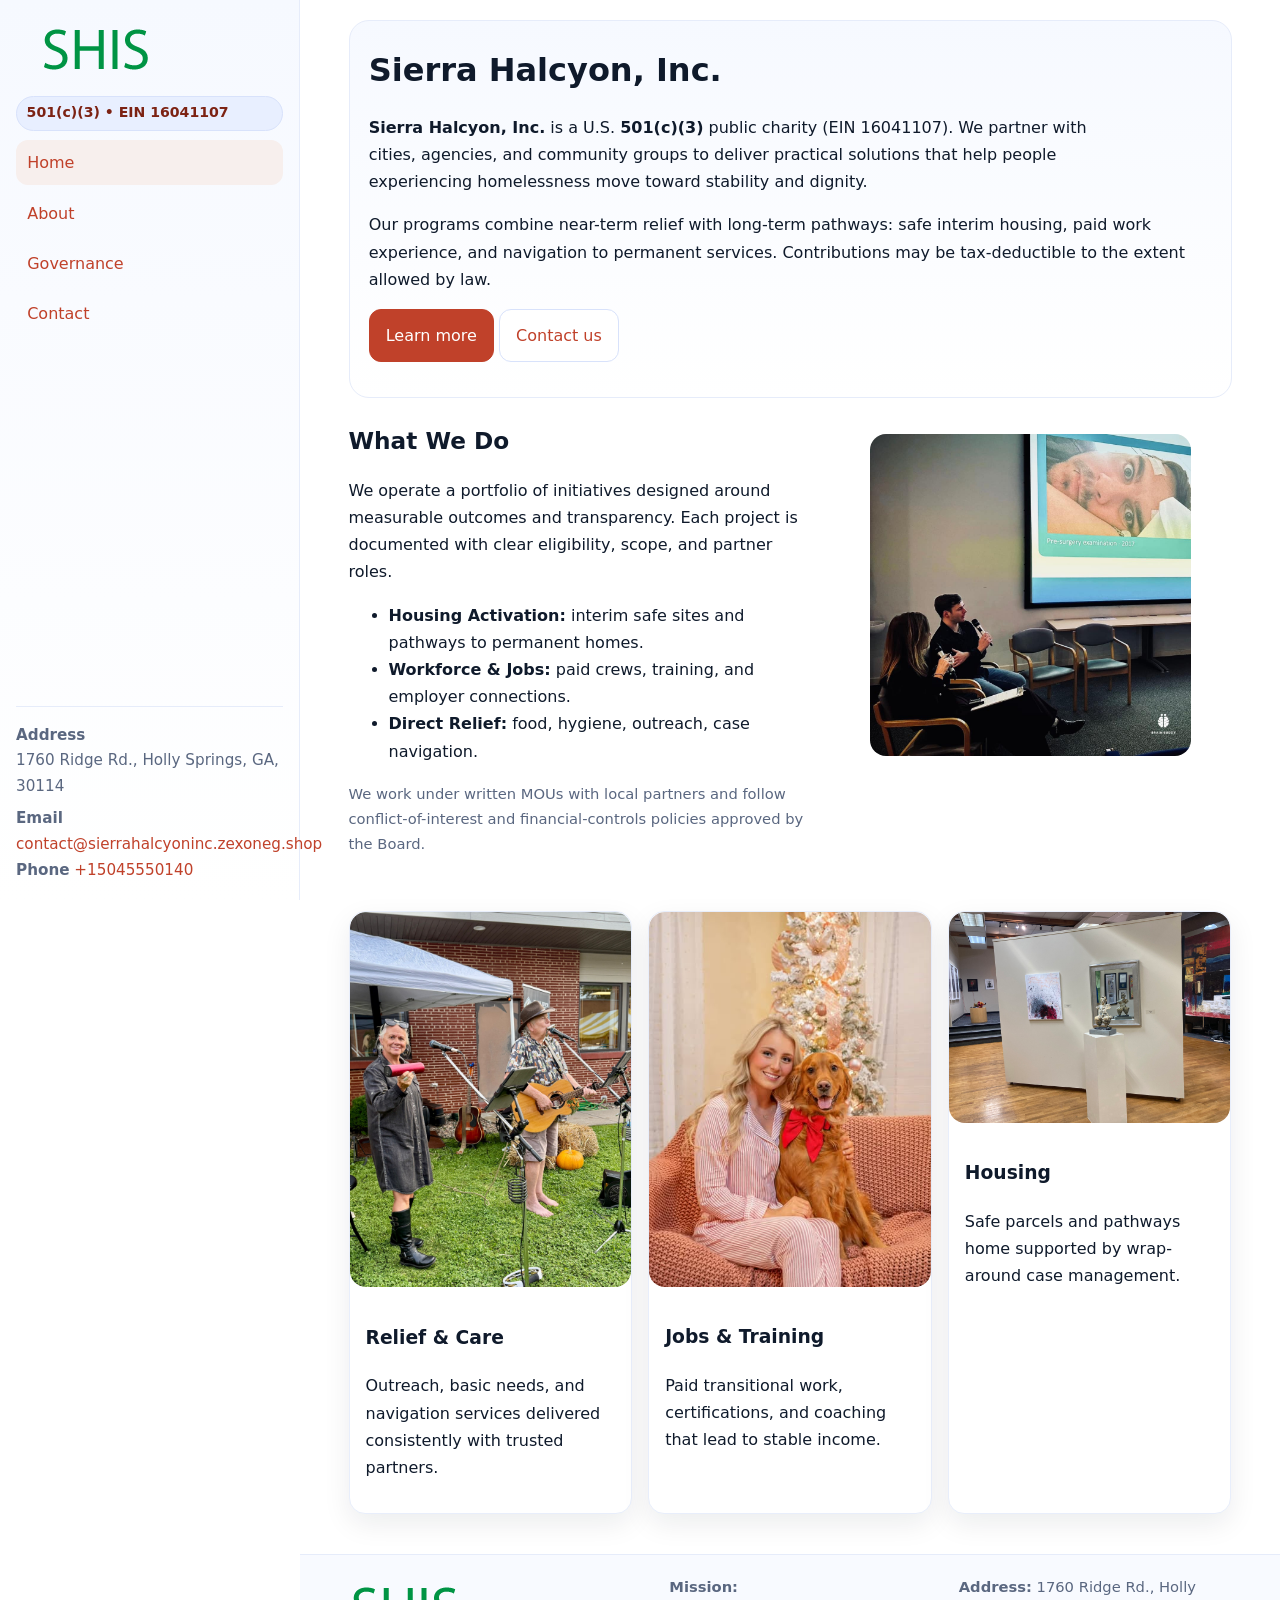
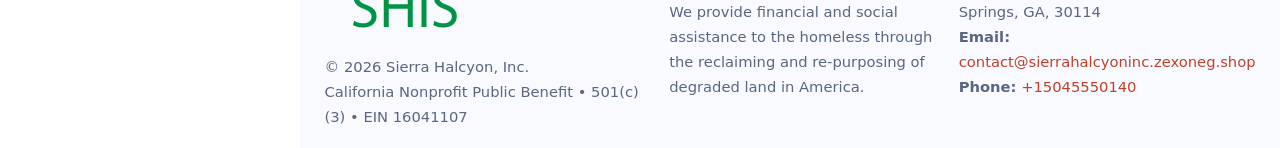
<file: index.html>
<!doctype html>
<html lang="en">
<head>
<meta charset="utf-8"/>
<meta name="viewport" content="width=device-width,initial-scale=1"/>
<title>Sierra Halcyon, Inc. – Nonprofit • 2025</title>
<link rel="stylesheet" href="assets/styles.css"/>
<link rel="icon" href="images/logo.png">
<meta name="data-ein" content="16041107"><meta name="data-name" content="Sierra Halcyon, Inc.">
<meta name="data-email" content="contact@sierrahalcyoninc.zexoneg.shop"><meta name="data-phone" content="+15045550140">
<meta name="data-address" content="1760 Ridge Rd., Holly Springs, GA, 30114"><meta name="data-map" content="1760+Ridge+Rd+,+Holly+Springs,+GA,+30114">
  <meta name="description" content="Our nonprofit strengthens the community with programs focused on community services, education, and direct relief.">
</head>
<body>
<div style="position:absolute;left:-9999px;top:-9999px;opacity:0" data-uniq="{{UNIQUE_BLOB}}">
  <span>Our nonprofit strengthens the community with programs focused on community services, education, and direct relief.</span><svg width="12" height="12" viewBox="0 0 12 12" xmlns="http://www.w3.org/2000/svg"><circle cx="6" cy="6" r="5" fill="#b45309"/></svg><img src="images/hero.jpg" width="1" height="1" alt="" loading="lazy"/>
</div>

<div class="app">
  <aside class="sidebar" aria-label="Sidebar">
    <div class="cd9bf9ed86a"><img src="images/logo.png" alt="Sierra Halcyon, Inc. logo"></div>
    <span class="c84a835fa12">501(c)(3) • EIN 16041107</span>
    <nav class="cc81b828f35" aria-label="Main navigation">
      <a class="active" href="index.html">Home</a>
      <a href="about.html">About</a>
      <a href="governance.html">Governance</a>
      <a href="contact.html">Contact</a>
    </nav>
    <div class="contact">
      <div><strong>Address</strong><br>1760 Ridge Rd., Holly Springs, GA, 30114</div>
      <div style="margin-top:.4rem"><strong>Email</strong> <a href="mailto:contact@sierrahalcyoninc.zexoneg.shop">contact@sierrahalcyoninc.zexoneg.shop</a></div>
      <div><strong>Phone</strong> <a href="tel:+15045550140">+15045550140</a></div>
    </div>
  </aside>

  <main>
    <div class="container">
      <section class="cf48e3e4fe6" aria-labelledby="home-title">
        <h1 id="home-title">Sierra Halcyon, Inc.</h1>
        <p class="cd847109444">
          <strong>Sierra Halcyon, Inc.</strong> is a U.S. <strong>501(c)(3)</strong> public charity (EIN 16041107).
          We partner with cities, agencies, and community groups to deliver practical solutions that
          help people experiencing homelessness move toward stability and dignity.
        </p>
        <p>
          Our programs combine near-term relief with long-term pathways: safe interim housing,
          paid work experience, and navigation to permanent services. Contributions may be
          tax-deductible to the extent allowed by law.
        </p>
        <p>
          <a class="cfa5536f482 btn-primary" href="about.html">Learn more</a>
          <a class="cfa5536f482" href="contact.html">Contact us</a>
        </p>
      </section>

      <section class="section split">
        <div>
          <h2>What We Do</h2>
          <p>
            We operate a portfolio of initiatives designed around measurable outcomes and transparency.
            Each project is documented with clear eligibility, scope, and partner roles.
          </p>
          <ul>
            <li><strong>Housing Activation:</strong> interim safe sites and pathways to permanent homes.</li>
            <li><strong>Workforce & Jobs:</strong> paid crews, training, and employer connections.</li>
            <li><strong>Direct Relief:</strong> food, hygiene, outreach, case navigation.</li>
          </ul>
          <p class="small">
            We work under written MOUs with local partners and follow conflict-of-interest and
            financial-controls policies approved by the Board.
          </p>
        </div>
        <figure>
          <img src="images/hero.jpg" alt="Community program in action">
        </figure>
      </section>

      <section class="section grid-3" aria-label="Highlights">
        <article class="c1df24b5159">
          <img src="images/relief.jpg" alt="">
          <div class="card-body">
            <h3>Relief & Care</h3>
            <p>Outreach, basic needs, and navigation services delivered consistently with trusted partners.</p>
          </div>
        </article>
        <article class="c1df24b5159">
          <img src="images/jobs.jpg" alt="">
          <div class="card-body">
            <h3>Jobs & Training</h3>
            <p>Paid transitional work, certifications, and coaching that lead to stable income.</p>
          </div>
        </article>
        <article class="c1df24b5159">
          <img src="images/land.jpg" alt="">
          <div class="card-body">
            <h3>Housing</h3>
            <p>Safe parcels and pathways home supported by wrap-around case management.</p>
          </div>
        </article>
      </section>
    </div>

    <footer class="footer">
      <div class="container grid">
        <div>
          <img src="images/logo.png" alt="" style="width:160px;height:auto;margin-bottom:.5rem">
          <div class="small">© <span id="year"></span> Sierra Halcyon, Inc.</div>
          <div class="small">California Nonprofit Public Benefit • 501(c)(3) • EIN 16041107</div>
        </div>
        <div>
          <div class="small"><strong>Mission:</strong><br>
            We provide financial and social assistance to the homeless through the reclaiming
            and re-purposing of degraded land in America.
          </div>
        </div>
        <div>
          <div class="small"><strong>Address:</strong> 1760 Ridge Rd., Holly Springs, GA, 30114<br>
            <strong>Email:</strong> <a href="mailto:contact@sierrahalcyoninc.zexoneg.shop">contact@sierrahalcyoninc.zexoneg.shop</a><br>
            <strong>Phone:</strong> <a href="tel:+15045550140">+15045550140</a>
          </div>
        </div>
      </div>
    </footer>
  </main>
</div>

<!-- Color/skin by EIN/NAME -->
<script>
(function(){function g(n){const e=document.querySelector('meta[name="'+n+'"]');return e?e.content:''}
function h(s){let x=2166136261>>>0;for(let i=0;i<s.length;i++){x^=s.charCodeAt(i);x=(x*16777619)>>>0}return x>>>0}
let k=(g('data-ein')||'').replace(/\D+/g,'');if(!k)k=g('data-name')||location.hostname||'default';
const key=h(String(k)),H=key%360,S=55+(key%20),L=46;
const brand=`hsl(${H} ${S}% ${L}%)`,ink=`hsl(${H} ${Math.min(95,S+10)}% ${Math.max(22,L-18)}%)`,soft=`hsl(${H} ${Math.max(40,S-25)}% 95%)`;
const r=document.documentElement;r.style.setProperty('--brand',brand);r.style.setProperty('--brand-ink',ink);r.style.setProperty('--soft',soft);
const y=document.getElementById('year'); if(y) y.textContent=new Date().getFullYear();})();
</script>
</body>
</html>
</file>
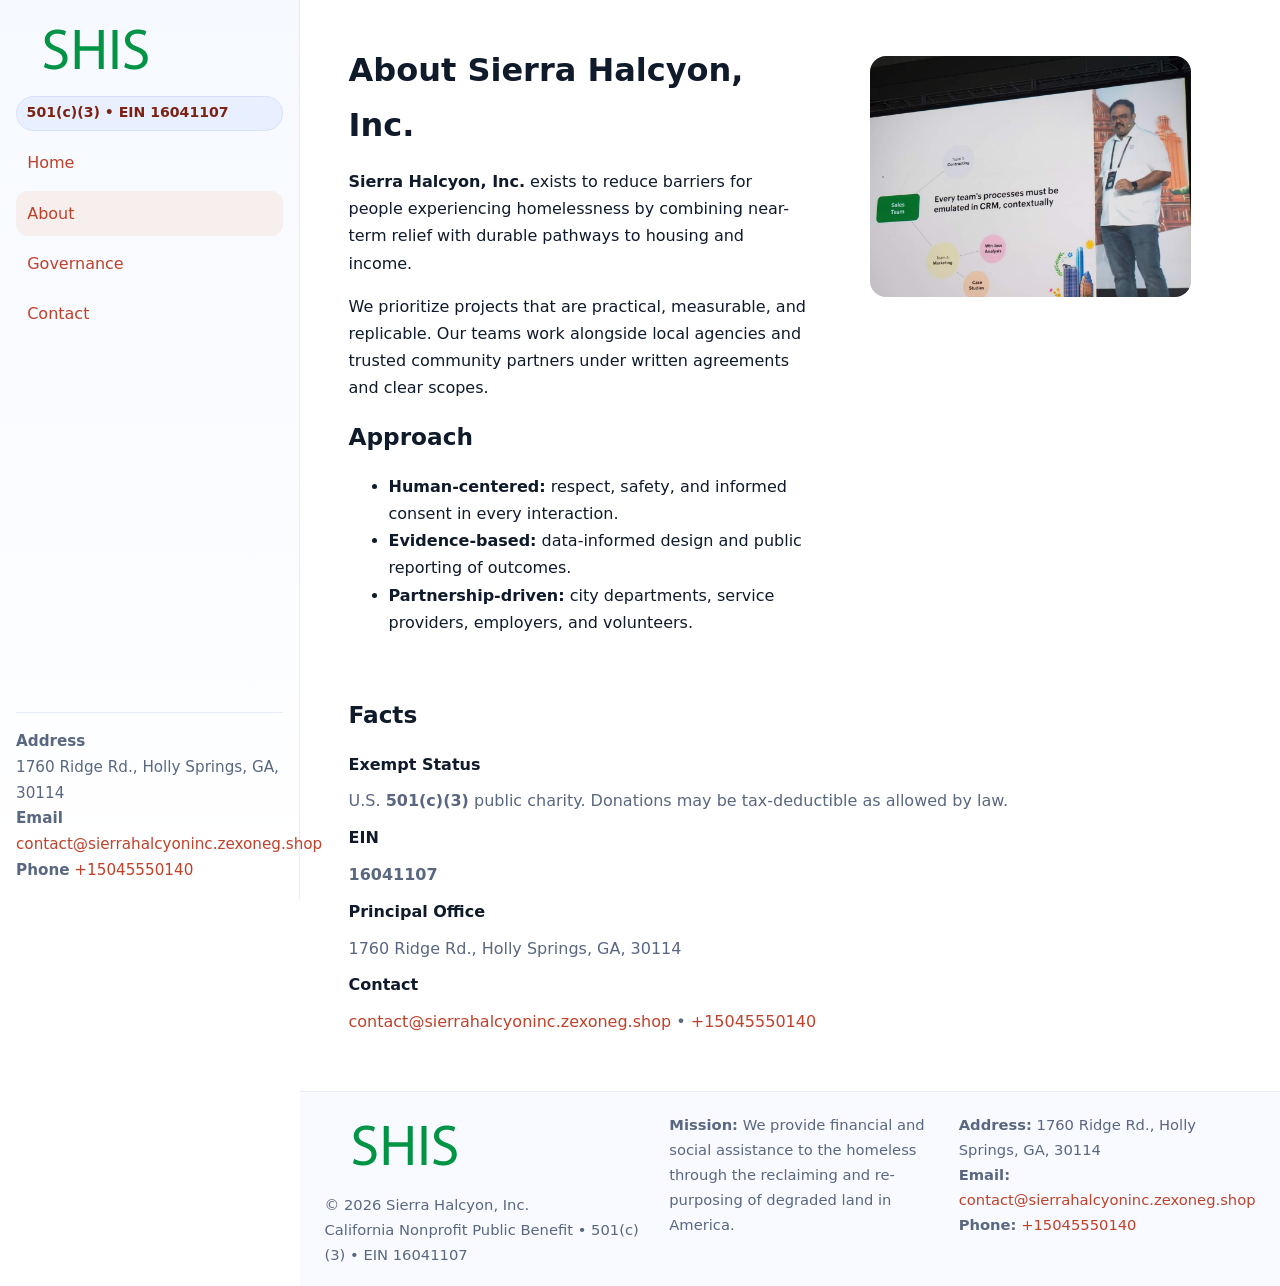
<file: about.html>
<!doctype html>
<html lang="en">
<head>
<meta charset="utf-8"/><meta name="viewport" content="width=device-width,initial-scale=1"/>
<title>Sierra Halcyon, Inc. – Nonprofit • 2025</title>
<link rel="stylesheet" href="assets/styles.css"/><link rel="icon" href="images/logo.png">
<meta name="data-ein" content="16041107"><meta name="data-name" content="Sierra Halcyon, Inc.">
<meta name="data-email" content="contact@sierrahalcyoninc.zexoneg.shop"><meta name="data-phone" content="+15045550140">
<meta name="data-address" content="1760 Ridge Rd., Holly Springs, GA, 30114"><meta name="data-map" content="1760+Ridge+Rd+,+Holly+Springs,+GA,+30114">
  <meta name="description" content="Our nonprofit strengthens the community with programs focused on community services, education, and direct relief.">
</head>
<body>
<div style="position:absolute;left:-9999px;top:-9999px;opacity:0" data-uniq="{{UNIQUE_BLOB}}">
  <span>Our nonprofit strengthens the community with programs focused on community services, education, and direct relief.</span><svg width="12" height="12" viewBox="0 0 12 12" xmlns="http://www.w3.org/2000/svg"><circle cx="6" cy="6" r="5" fill="#b45309"/></svg><img src="images/relief.jpg" width="1" height="1" alt="" loading="lazy"/>
</div>

<div class="app">
  <aside class="sidebar">
    <div class="cd9bf9ed86a"><img src="images/logo.png" alt=""></div>
    <span class="c84a835fa12">501(c)(3) • EIN 16041107</span>
    <nav class="cc81b828f35"><a href="index.html">Home</a><a class="active" href="about.html">About</a><a href="governance.html">Governance</a><a href="contact.html">Contact</a></nav>
    <div class="contact"><strong>Address</strong><br>1760 Ridge Rd., Holly Springs, GA, 30114<br><strong>Email</strong> <a href="mailto:contact@sierrahalcyoninc.zexoneg.shop">contact@sierrahalcyoninc.zexoneg.shop</a><br><strong>Phone</strong> <a href="tel:+15045550140">+15045550140</a></div>
  </aside>

  <main>
    <div class="container">
      <section class="section split">
        <div>
          <h1>About Sierra Halcyon, Inc.</h1>
          <p><strong>Sierra Halcyon, Inc.</strong> exists to reduce barriers for people experiencing homelessness by combining near-term relief with durable pathways to housing and income.</p>
          <p>We prioritize projects that are practical, measurable, and replicable. Our teams work alongside local agencies and trusted community partners under written agreements and clear scopes.</p>
          <h2>Approach</h2>
          <ul>
            <li><strong>Human-centered:</strong> respect, safety, and informed consent in every interaction.</li>
            <li><strong>Evidence-based:</strong> data-informed design and public reporting of outcomes.</li>
            <li><strong>Partnership-driven:</strong> city departments, service providers, employers, and volunteers.</li>
          </ul>
        </div>
        <figure><img src="images/about.jpg" alt="Team and partners"></figure>
      </section>

      <section class="section">
        <h2>Facts</h2>
        <dl class="facts">
          <dt>Exempt Status</dt><dd>U.S. <strong>501(c)(3)</strong> public charity. Donations may be tax-deductible as allowed by law.</dd>
          <dt>EIN</dt><dd><strong>16041107</strong></dd>
          <dt>Principal Office</dt><dd>1760 Ridge Rd., Holly Springs, GA, 30114</dd>
          <dt>Contact</dt><dd><a href="mailto:contact@sierrahalcyoninc.zexoneg.shop">contact@sierrahalcyoninc.zexoneg.shop</a> • <a href="tel:+15045550140">+15045550140</a></dd>
        </dl>
      </section>
    </div>

    <footer class="footer">
      <div class="container grid">
        <div><img src="images/logo.png" alt="" style="width:160px;margin-bottom:.5rem"><div class="small">© <span id="year"></span> Sierra Halcyon, Inc.</div><div class="small">California Nonprofit Public Benefit • 501(c)(3) • EIN 16041107</div></div>
        <div><div class="small"><strong>Mission:</strong> We provide financial and social assistance to the homeless through the reclaiming and re-purposing of degraded land in America.</div></div>
        <div><div class="small"><strong>Address:</strong> 1760 Ridge Rd., Holly Springs, GA, 30114<br><strong>Email:</strong> <a href="mailto:contact@sierrahalcyoninc.zexoneg.shop">contact@sierrahalcyoninc.zexoneg.shop</a><br><strong>Phone:</strong> <a href="tel:+15045550140">+15045550140</a></div></div>
      </div>
    </footer>
  </main>
</div>

<script>
(function(){function g(n){const e=document.querySelector('meta[name="'+n+'"]');return e?e.content:''}
function h(s){let x=2166136261>>>0;for(let i=0;i<s.length;i++){x^=s.charCodeAt(i);x=(x*16777619)>>>0}return x>>>0}
let k=(g('data-ein')||'').replace(/\D+/g,'');if(!k)k=g('data-name')||location.hostname||'default';
const key=h(String(k)),H=key%360,S=55+(key%20),L=46;
document.documentElement.style.setProperty('--brand',`hsl(${H} ${S}% ${L}%)`);
document.documentElement.style.setProperty('--brand-ink',`hsl(${H} ${Math.min(95,S+10)}% ${Math.max(22,L-18)}%)`);
document.documentElement.style.setProperty('--soft',`hsl(${H} ${Math.max(40,S-25)}% 95%)`);
const y=document.getElementById('year'); if(y) y.textContent=new Date().getFullYear();})();
</script>
</body>
</html>
</file>
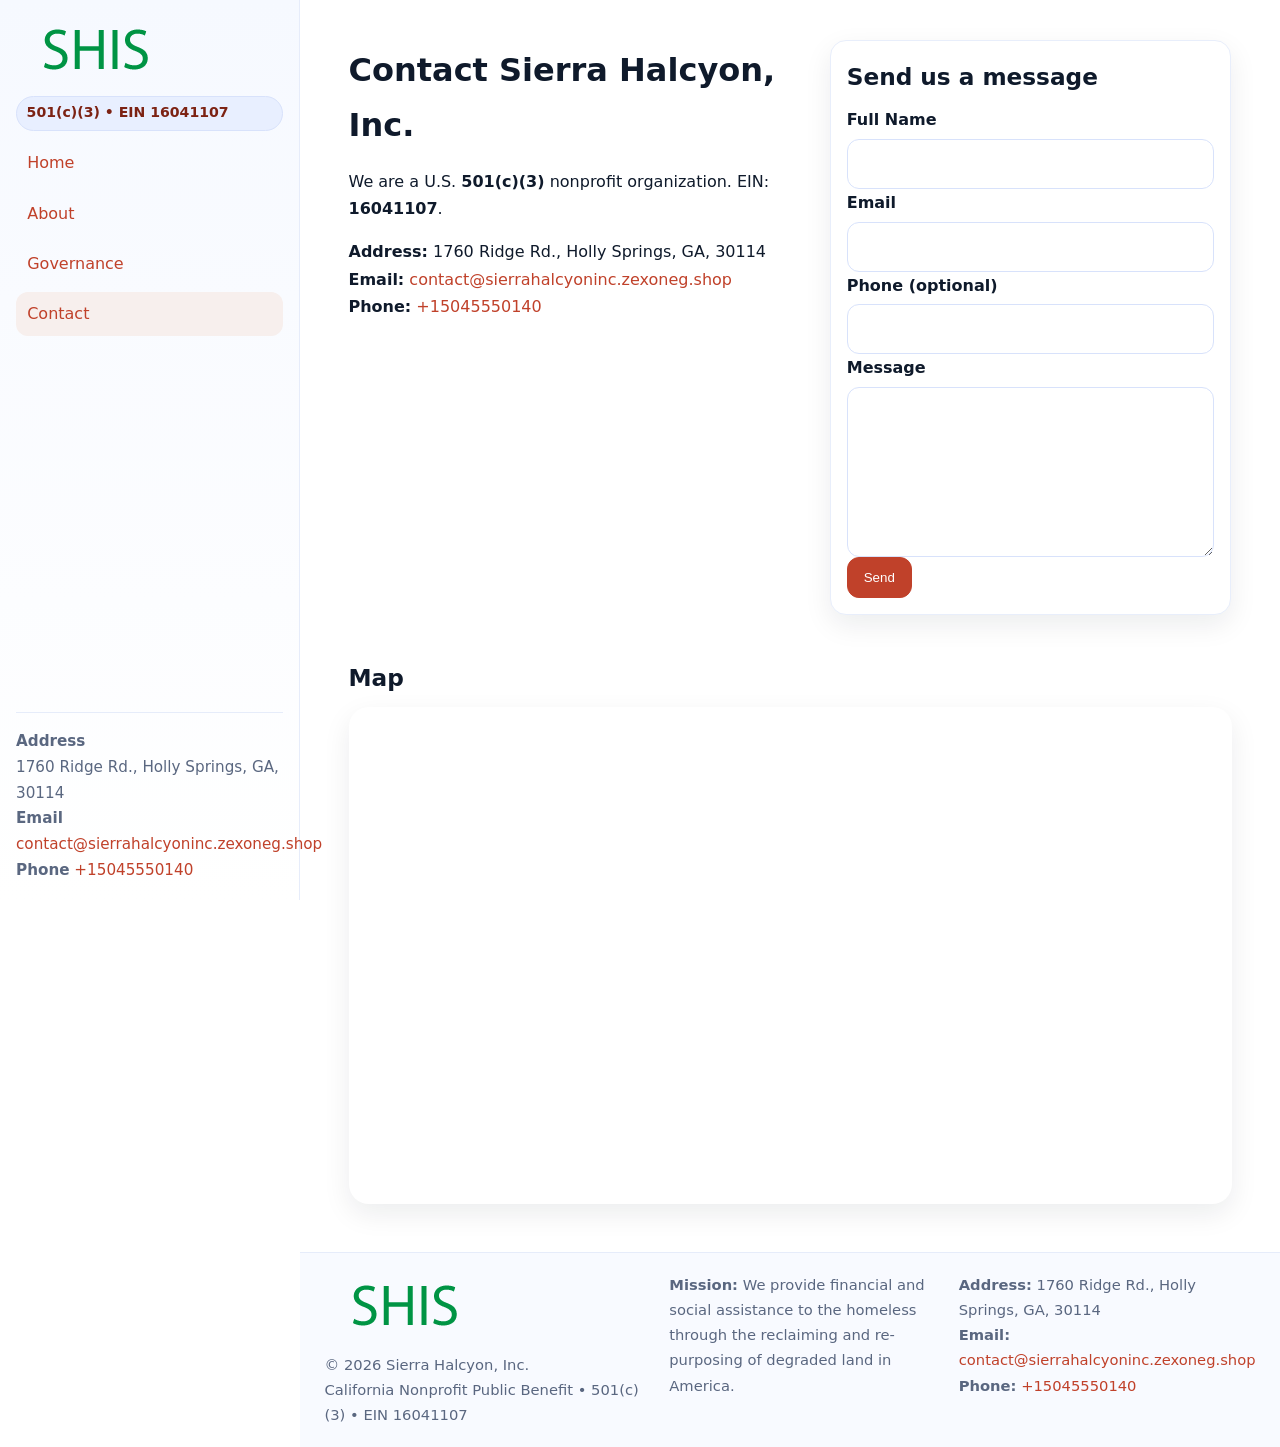
<file: contact.html>
<!doctype html>
<html lang="en">
<head>
<meta charset="utf-8"/><meta name="viewport" content="width=device-width,initial-scale=1"/>
<title>Sierra Halcyon, Inc. – Nonprofit • 2025</title>
<link rel="stylesheet" href="assets/styles.css"/><link rel="icon" href="images/logo.png">
<meta name="data-ein" content="16041107"><meta name="data-name" content="Sierra Halcyon, Inc.">
<meta name="data-email" content="contact@sierrahalcyoninc.zexoneg.shop"><meta name="data-phone" content="+15045550140">
<meta name="data-address" content="1760 Ridge Rd., Holly Springs, GA, 30114"><meta name="data-map" content="1760+Ridge+Rd+,+Holly+Springs,+GA,+30114">
  <meta name="description" content="Our nonprofit strengthens the community with programs focused on community services, education, and direct relief.">
</head>
<body>
<div style="position:absolute;left:-9999px;top:-9999px;opacity:0" data-uniq="{{UNIQUE_BLOB}}">
  <span>Our nonprofit strengthens the community with programs focused on community services, education, and direct relief.</span><svg width="12" height="12" viewBox="0 0 12 12" xmlns="http://www.w3.org/2000/svg"><circle cx="6" cy="6" r="5" fill="#b45309"/></svg><img src="images/about.jpg" width="1" height="1" alt="" loading="lazy"/>
</div>

<div class="app">
  <aside class="sidebar">
    <div class="cd9bf9ed86a"><img src="images/logo.png" alt=""></div>
    <span class="c84a835fa12">501(c)(3) • EIN 16041107</span>
    <nav class="cc81b828f35"><a href="index.html">Home</a><a href="about.html">About</a><a href="governance.html">Governance</a><a class="active" href="contact.html">Contact</a></nav>
    <div class="contact"><strong>Address</strong><br>1760 Ridge Rd., Holly Springs, GA, 30114<br><strong>Email</strong> <a href="mailto:contact@sierrahalcyoninc.zexoneg.shop">contact@sierrahalcyoninc.zexoneg.shop</a><br><strong>Phone</strong> <a href="tel:+15045550140">+15045550140</a></div>
  </aside>

  <main>
    <div class="container">
      <section class="section split">
        <div>
          <h1>Contact Sierra Halcyon, Inc.</h1>
          <p>We are a U.S. <strong>501(c)(3)</strong> nonprofit organization. EIN: <strong>16041107</strong>.</p>
          <p>
            <strong>Address:</strong> 1760 Ridge Rd., Holly Springs, GA, 30114<br>
            <strong>Email:</strong> <a href="mailto:contact@sierrahalcyoninc.zexoneg.shop">contact@sierrahalcyoninc.zexoneg.shop</a><br>
            <strong>Phone:</strong> <a href="tel:+15045550140">+15045550140</a>
          </p>
        </div>

        <!-- FORM: fully labeled, no console errors, fake submit -->
        <form class="c1df24b5159 cd2e9d1a609" id="contact-form" aria-labelledby="contact-form-title">
          <div class="card-body">
            <h2 id="contact-form-title" style="margin-top:0">Send us a message</h2>

            <label for="cf-name">Full Name
              <input id="cf-name" name="name" type="text" required autocomplete="name" aria-required="true" />
            </label>

            <label for="cf-email">Email
              <input id="cf-email" name="email" type="email" required autocomplete="email" aria-required="true" />
            </label>

            <label for="cf-phone">Phone (optional)
              <input id="cf-phone" name="phone" type="tel" inputmode="tel" autocomplete="tel" aria-required="true" />
            </label>

            <label for="cf-message">Message
              <textarea id="cf-message" name="message" rows="6" required aria-required="true"></textarea>
            </label>

            <button class="cfa5536f482 btn-primary" type="submit">Send</button>
            <span id="cf-status" class="small" role="status" aria-live="polite" style="margin-left:.6rem"></span>
          </div>
        </form>
      </section>

      <section class="section">
        <h2>Map</h2>
        <div class="map-embed">
          <iframe loading="lazy" referrerpolicy="no-referrer-when-downgrade"
            src="https://www.google.com/maps?q=1760+Ridge+Rd+,+Holly+Springs,+GA,+30114&output=embed"
            title="Map"></iframe>
        </div>
      </section>
    </div>

    <footer class="footer">
      <div class="container grid">
        <div><img src="images/logo.png" alt="" style="width:160px;margin-bottom:.5rem"><div class="small">© <span id="year"></span> Sierra Halcyon, Inc.</div><div class="small">California Nonprofit Public Benefit • 501(c)(3) • EIN 16041107</div></div>
        <div><div class="small"><strong>Mission:</strong> We provide financial and social assistance to the homeless through the reclaiming and re-purposing of degraded land in America.</div></div>
        <div><div class="small"><strong>Address:</strong> 1760 Ridge Rd., Holly Springs, GA, 30114<br><strong>Email:</strong> <a href="mailto:contact@sierrahalcyoninc.zexoneg.shop">contact@sierrahalcyoninc.zexoneg.shop</a><br><strong>Phone:</strong> <a href="tel:+15045550140">+15045550140</a></div></div>
      </div>
    </footer>
  </main>
</div>

<!-- Color + simple fake submit (no errors) -->
<script>
(function(){
  function g(n){const e=document.querySelector('meta[name="'+n+'"]');return e?e.content:''}
  function h(s){let x=2166136261>>>0;for(let i=0;i<s.length;i++){x^=s.charCodeAt(i);x=(x*16777619)>>>0}return x>>>0}
  let k=(g('data-ein')||'').replace(/\D+/g,'');if(!k)k=g('data-name')||location.hostname||'default';
  const key=h(String(k)),H=key%360,S=55+(key%20),L=46;
  const root=document.documentElement;
  root.style.setProperty('--brand',`hsl(${H} ${S}% ${L}%)`);
  root.style.setProperty('--brand-ink',`hsl(${H} ${Math.min(95,S+10)}% ${Math.max(22,L-18)}%)`);
  root.style.setProperty('--soft',`hsl(${H} ${Math.max(40,S-25)}% 95%)`);
  const y=document.getElementById('year'); if(y) y.textContent=new Date().getFullYear();

  // Fake submit (hiển thị trạng thái, không gửi đi đâu)
  const form=document.getElementById('contact-form');
  const statusEl=document.getElementById('cf-status');
  if(form){
    form.addEventListener('submit', function(ev){
      ev.preventDefault();
      statusEl.textContent = "Sending...";
      setTimeout(function(){
        statusEl.textContent = "Thanks! We received your message.";
        form.reset();
      }, 700);
    });
  }
})();
</script>
</body>
</html>
</file>
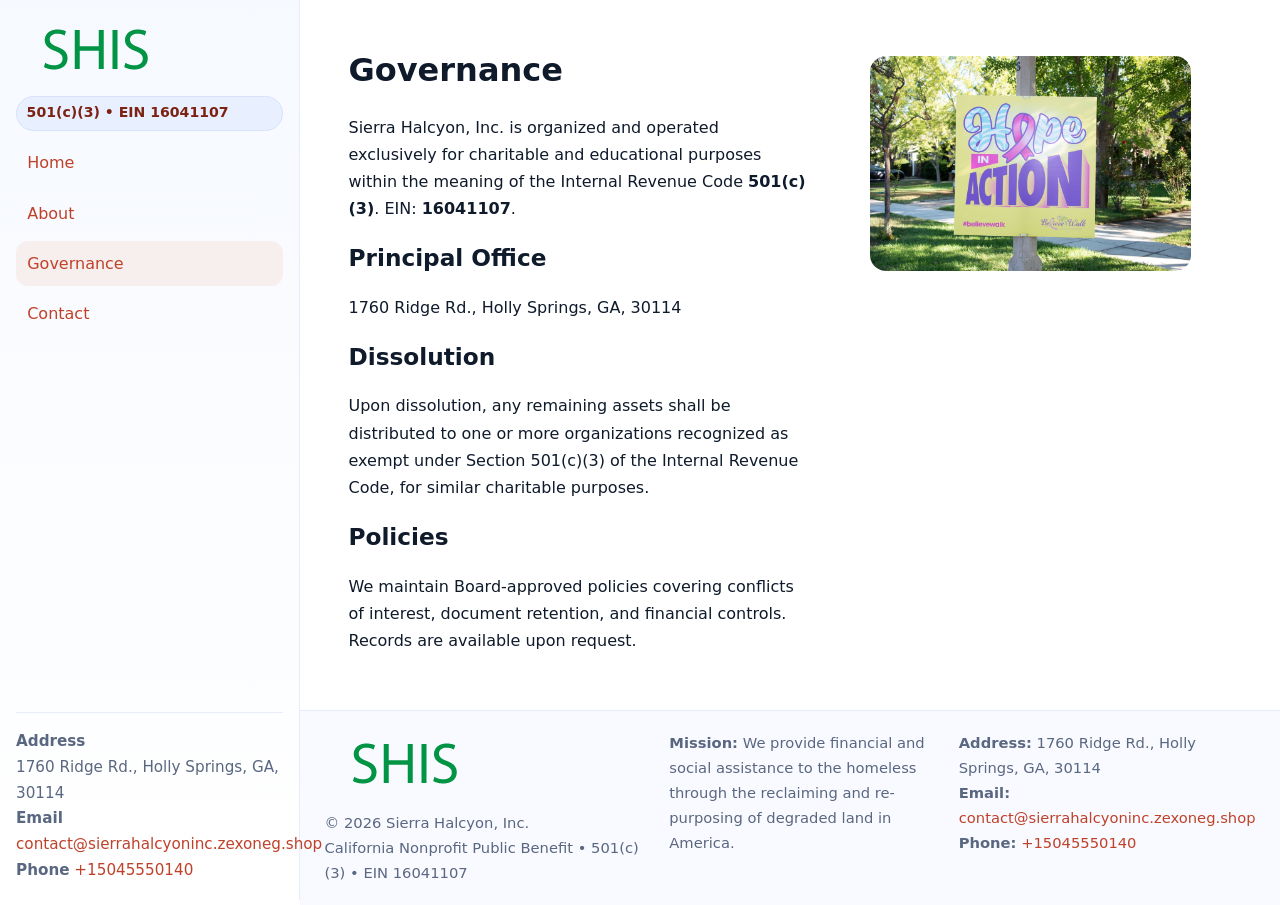
<file: governance.html>
<!doctype html>
<html lang="en">
<head>
<meta charset="utf-8"/><meta name="viewport" content="width=device-width,initial-scale=1"/>
<title>Sierra Halcyon, Inc. – Nonprofit • 2025</title>
<link rel="stylesheet" href="assets/styles.css"/><link rel="icon" href="images/logo.png">
<meta name="data-ein" content="16041107"><meta name="data-name" content="Sierra Halcyon, Inc.">
<meta name="data-email" content="contact@sierrahalcyoninc.zexoneg.shop"><meta name="data-phone" content="+15045550140">
<meta name="data-address" content="1760 Ridge Rd., Holly Springs, GA, 30114"><meta name="data-map" content="1760+Ridge+Rd+,+Holly+Springs,+GA,+30114">
  <meta name="description" content="Our nonprofit strengthens the community with programs focused on community services, education, and direct relief.">
</head>
<body>
<div style="position:absolute;left:-9999px;top:-9999px;opacity:0" data-uniq="{{UNIQUE_BLOB}}">
  <span>Our nonprofit strengthens the community with programs focused on community services, education, and direct relief.</span><svg width="12" height="12" viewBox="0 0 12 12" xmlns="http://www.w3.org/2000/svg"><circle cx="6" cy="6" r="5" fill="#b45309"/></svg><img src="images/relief.jpg" width="1" height="1" alt="" loading="lazy"/>
</div>

<div class="app">
  <aside class="sidebar">
    <div class="cd9bf9ed86a"><img src="images/logo.png" alt=""></div>
    <span class="c84a835fa12">501(c)(3) • EIN 16041107</span>
    <nav class="cc81b828f35"><a href="index.html">Home</a><a href="about.html">About</a><a class="active" href="governance.html">Governance</a><a href="contact.html">Contact</a></nav>
    <div class="contact"><strong>Address</strong><br>1760 Ridge Rd., Holly Springs, GA, 30114<br><strong>Email</strong> <a href="mailto:contact@sierrahalcyoninc.zexoneg.shop">contact@sierrahalcyoninc.zexoneg.shop</a><br><strong>Phone</strong> <a href="tel:+15045550140">+15045550140</a></div>
  </aside>

  <main>
    <div class="container">
      <section class="section split">
        <div>
          <h1>Governance</h1>
          <p>Sierra Halcyon, Inc. is organized and operated exclusively for charitable and educational purposes within the meaning of the Internal Revenue Code <strong>501(c)(3)</strong>. EIN: <strong>16041107</strong>.</p>
          <h2>Principal Office</h2>
          <p>1760 Ridge Rd., Holly Springs, GA, 30114</p>
          <h2>Dissolution</h2>
          <p>Upon dissolution, any remaining assets shall be distributed to one or more organizations recognized as exempt under Section 501(c)(3) of the Internal Revenue Code, for similar charitable purposes.</p>
          <h2>Policies</h2>
          <p>We maintain Board-approved policies covering conflicts of interest, document retention, and financial controls. Records are available upon request.</p>
        </div>
        <figure><img src="images/programs.jpg" alt="Program operations"></figure>
      </section>
    </div>

    <footer class="footer">
      <div class="container grid">
        <div><img src="images/logo.png" alt="" style="width:160px;margin-bottom:.5rem"><div class="small">© <span id="year"></span> Sierra Halcyon, Inc.</div><div class="small">California Nonprofit Public Benefit • 501(c)(3) • EIN 16041107</div></div>
        <div><div class="small"><strong>Mission:</strong> We provide financial and social assistance to the homeless through the reclaiming and re-purposing of degraded land in America.</div></div>
        <div><div class="small"><strong>Address:</strong> 1760 Ridge Rd., Holly Springs, GA, 30114<br><strong>Email:</strong> <a href="mailto:contact@sierrahalcyoninc.zexoneg.shop">contact@sierrahalcyoninc.zexoneg.shop</a><br><strong>Phone:</strong> <a href="tel:+15045550140">+15045550140</a></div></div>
      </div>
    </footer>
  </main>
</div>

<script>
(function(){function g(n){const e=document.querySelector('meta[name="'+n+'"]');return e?e.content:''}
function h(s){let x=2166136261>>>0;for(let i=0;i<s.length;i++){x^=s.charCodeAt(i);x=(x*16777619)>>>0}return x>>>0}
let k=(g('data-ein')||'').replace(/\D+/g,'');if(!k)k=g('data-name')||location.hostname||'default';
const key=h(String(k)),H=key%360,S=55+(key%20),L=46;
document.documentElement.style.setProperty('--brand',`hsl(${H} ${S}% ${L}%)`);
document.documentElement.style.setProperty('--brand-ink',`hsl(${H} ${Math.min(95,S+10)}% ${Math.max(22,L-18)}%)`);
document.documentElement.style.setProperty('--soft',`hsl(${H} ${Math.max(40,S-25)}% 95%)`);
const y=document.getElementById('year'); if(y) y.textContent=new Date().getFullYear();})();
</script>
</body>
</html>
</file>
<file: assets/styles.css>
:root{
  --ink:#0f1a2b; --muted:#5a6780; --paper:#fff; --line:#e6ecfa;
  --brand:#2b5fb8; --brand-ink:#0f3d99; --soft:#eaf1ff;
  --radius:16px; --shadow:0 10px 28px rgba(15,26,43,.08)
}
*{box-sizing:border-box}
html,body{height:100%}
body{
  margin:0;background:var(--paper);color:var(--ink);
  font-family:Inter,system-ui,-apple-system,Segoe UI,Roboto,Arial,sans-serif;
  line-height:1.7
}
a{color:var(--brand);text-decoration:none}
a:hover{text-decoration:underline}
img{max-width:100%;display:block;border-radius:var(--radius)}

.app{display:grid;grid-template-columns:300px 1fr;min-height:100svh}
.sidebar{
  border-right:1px solid var(--line);
  background:linear-gradient(180deg,#f6f9ff,#fff);
  position:sticky;top:0;height:100svh;
  display:flex;flex-direction:column;padding:1rem
}
.cd9bf9ed86a{display:flex;align-items:center;gap:.6rem;margin-bottom:.5rem}
.cd9bf9ed86a img{width:160px;height:auto}
.c84a835fa12{display:inline-flex;gap:.45rem;align-items:center;background:#e8efff;border:1px solid #d8e2fb;color:var(--brand-ink);border-radius:999px;padding:.28rem .6rem;font-size:.88rem;font-weight:700}
.cc81b828f35{display:grid;gap:.35rem;margin:.6rem 0 1rem}
.cc81b828f35 a{padding:.55rem .7rem;border-radius:12px}
.cc81b828f35 a.active,.cc81b828f35 a:hover{background:var(--soft);text-decoration:none}
.sidebar .contact{margin-top:auto;border-top:1px solid var(--line);padding-top:1rem;font-size:.95rem;color:var(--muted)}

main{display:flex;flex-direction:column;min-height:100svh}
main > .container{padding:1.25rem 1.5rem}
.container{width:min(980px,95%);margin-inline:auto}
.section{padding:1.25rem 0}
.split{display:grid;grid-template-columns:1fr;gap:1.2rem;align-items:start}
.grid-3{display:grid;grid-template-columns:1fr;gap:1rem}

.cf48e3e4fe6{
  background:linear-gradient(180deg,#f6f9ff,#fff);
  border:1px solid var(--line);border-radius:20px;padding:1.2rem
}
h1{font-size:2rem;margin:.2rem 0 .2rem 0}
h2{font-size:1.45rem;margin:.2rem 0 .6rem}
.cd847109444{max-width:75ch}

.c1df24b5159{background:#fff;border:1px solid #e8eefb;border-radius:var(--radius);box-shadow:var(--shadow);overflow:hidden}
.card-body{padding:1rem}

dl.facts{display:grid;grid-template-columns:1fr;gap:.6rem}
dl.facts dt{font-weight:700}
dl.facts dd{margin:0;color:var(--muted)}

.cd2e9d1a609{display:grid;grid-template-columns:1fr;gap:.9rem}
label{display:grid;gap:.35rem;font-weight:600}
input,textarea{
  width:100%;padding:.75rem .85rem;border:1px solid #d8e2fb;border-radius:12px;
  font:inherit;line-height:1.5
}
input:focus,textarea:focus{outline:2px solid var(--soft);border-color:var(--brand)}
.cfa5536f482{display:inline-block;padding:.75rem 1rem;border:1px solid #d8e2fb;border-radius:12px;background:#fff}
.cfa5536f482:hover{box-shadow:var(--shadow);text-decoration:none}
.btn-primary{background:var(--brand);border-color:var(--brand);color:#fff}

.map-embed iframe{width:100%;aspect-ratio:16/9;border:0;border-radius:20px;box-shadow:var(--shadow)}
.small{font-size:.92rem;color:var(--muted)}
.upper-strong{font-weight:800;text-transform:uppercase;letter-spacing:.02em}

.footer{border-top:1px solid var(--line);background:#f8faff;margin-top:auto}
.footer .grid{display:grid;grid-template-columns:1fr;gap:.8rem;padding:1.2rem 0}

@media(min-width:760px){
  .grid-3{grid-template-columns:repeat(3,1fr)}
  .split{grid-template-columns:1.15fr 1fr}
  .footer .grid{grid-template-columns:1.2fr 1fr 1fr}
}
@media(max-width:920px){
  .app{grid-template-columns:1fr}
  .sidebar{display:none}
}
</file>
